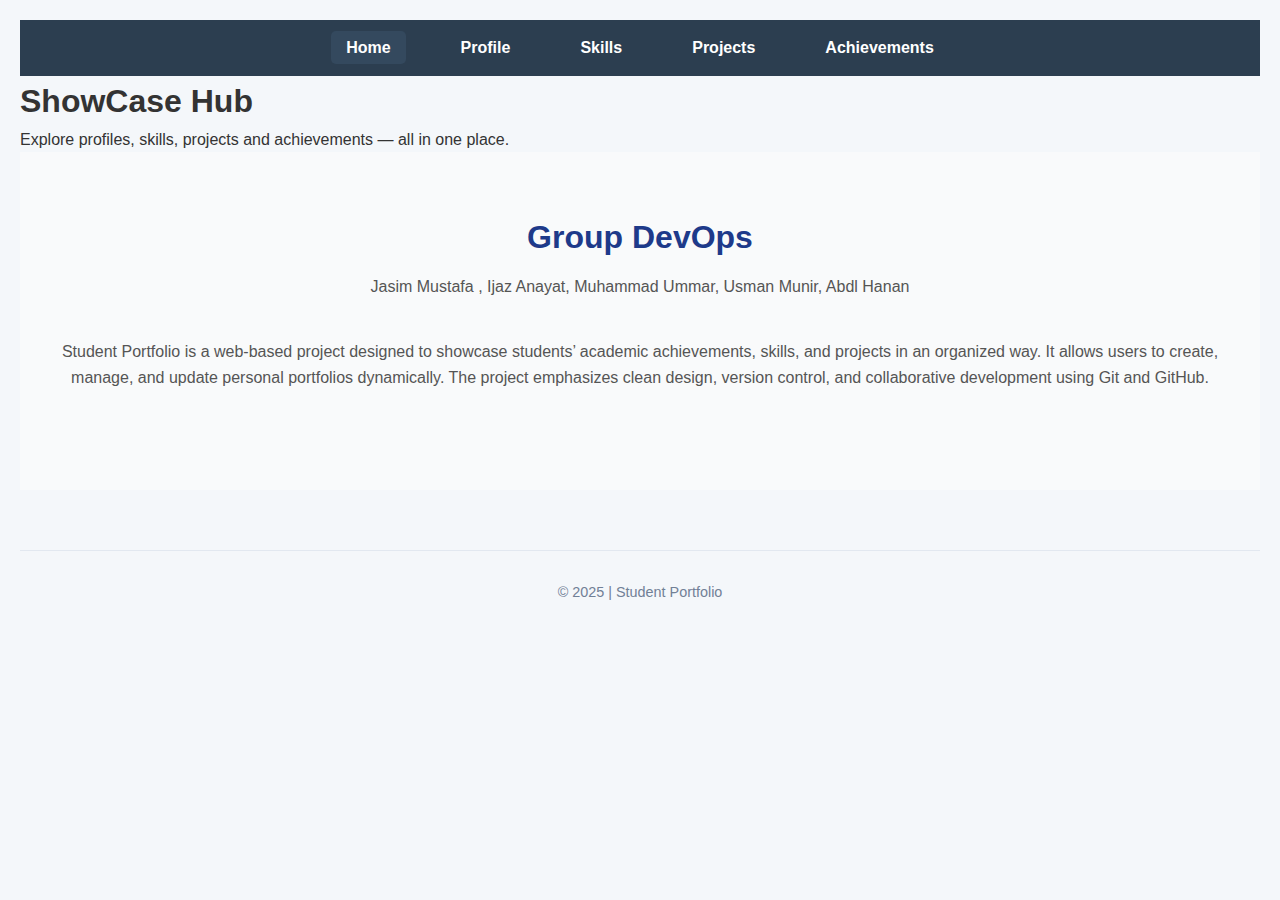
<file: src/index.html>
<!DOCTYPE html>
<html lang="en">
<head>
  <meta charset="UTF-8" />
  <meta name="viewport" content="width=device-width, initial-scale=1.0" />
  <title>Student Profile</title>
  <link rel="stylesheet" href="../styles/styles.css" />
</head>
<body>
  
  <nav class="navbar">
    <li><a href="index.html" class="active">Home</a></li>
    <li><a href="profile.html">Profile</a></li>
    <li><a href="skills.html">Skills</a></li>
    <li><a href="projects.html">Projects</a></li>
    <li><a href="achievements.html">Achievements</a></li>
  </nav>

  <section class="hero">
    <div class="hero-content">
      <h1>ShowCase Hub</h1>
      <p>Explore profiles, skills, projects and achievements — all in one place.</p>
    </div>
  </section>

  <section class="education-section">
    <h2>Group DevOps</h2>
    <p>Jasim Mustafa , Ijaz Anayat, Muhammad Ummar, Usman Munir, Abdl Hanan</p>
    <div class="education-cards">
      <p>Student Portfolio is a web-based project designed to showcase students’ academic achievements, skills, and projects in an organized way. It allows users to create, manage, and update personal portfolios dynamically. The project emphasizes clean design, version control, and collaborative development using Git and GitHub.</p>
    </div>
  </section>

  <footer>
    <p>© 2025 | Student Portfolio</p>
  </footer>

</body>
</html>
</file>
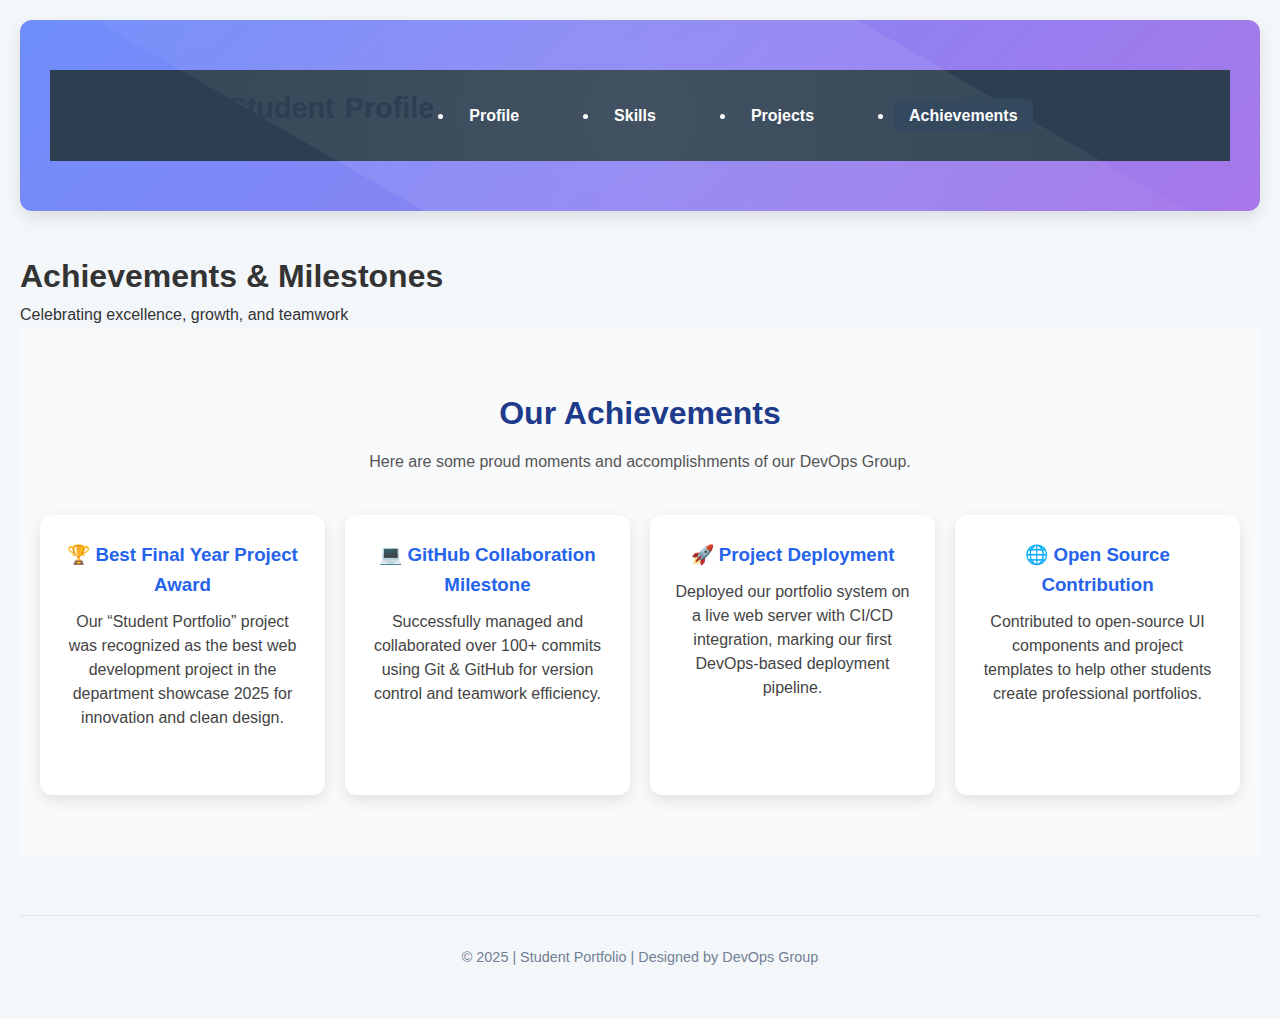
<file: src/achievements.html>
<!DOCTYPE html>
<html lang="en">
<head>
  <meta charset="UTF-8" />
  <meta name="viewport" content="width=device-width, initial-scale=1.0" />
  <title>Achievements | Student Profile</title>
  <link rel="stylesheet" href="../styles/styles.css" />
</head>
<body>
  
  <header>
    <nav class="navbar">
      <h1 class="logo">Student<span>Profile</span></h1>
      <ul class="nav-links">
        <li><a href="./profile.html">Profile</a></li>
        <li><a href="./skills.html">Skills</a></li>
        <li><a href="./projects.html">Projects</a></li>
        <li><a href="./achievements.html" class="active">Achievements</a></li>
      </ul>
    </nav>
  </header>

  <!-- Hero Section -->
  <section id="about" class="hero">
    <div class="hero-content">
      <h1>Achievements & Milestones</h1>
      <p>Celebrating excellence, growth, and teamwork</p>
    </div>
  </section>

  <!-- Achievements Section -->
  <section id="achievements" class="education-section">
    <h2>Our Achievements</h2>
    <p>Here are some proud moments and accomplishments of our DevOps Group.</p>

    <div class="education-cards">
      
      <div class="card">
        <h3>🏆 Best Final Year Project Award</h3>
        <p>Our “Student Portfolio” project was recognized as the best web development project in the department showcase 2025 for innovation and clean design.</p>
      </div>

      <div class="card">
        <h3>💻 GitHub Collaboration Milestone</h3>
        <p>Successfully managed and collaborated over 100+ commits using Git & GitHub for version control and teamwork efficiency.</p>
      </div>

      <div class="card">
        <h3>🚀 Project Deployment</h3>
        <p>Deployed our portfolio system on a live web server with CI/CD integration, marking our first DevOps-based deployment pipeline.</p>
      </div>

      <div class="card">
        <h3>🌐 Open Source Contribution</h3>
        <p>Contributed to open-source UI components and project templates to help other students create professional portfolios.</p>
      </div>

    </div>
  </section>

  <!-- Footer -->
  <footer>
    <p>© 2025 | Student Portfolio | Designed by DevOps Group</p>
  </footer>

</body>
</html>
</file>
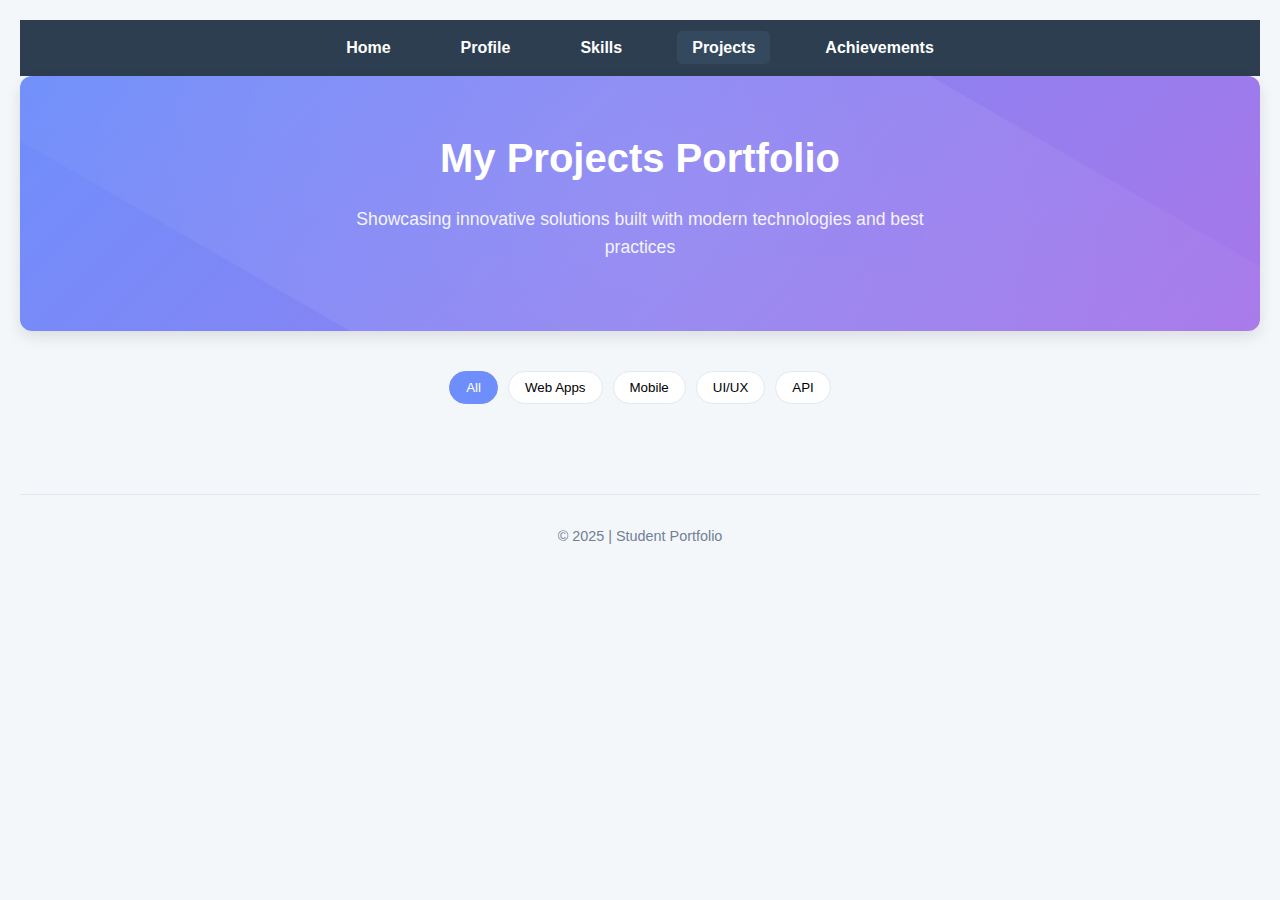
<file: src/projects.html>
<!DOCTYPE html>
<html lang="en">
<head>
  <meta charset="UTF-8">
  <meta name="viewport" content="width=device-width, initial-scale=1.0">
  <title>My Projects Portfolio</title>
  <link rel="stylesheet" href="../styles/styles.css">
  <link rel="stylesheet" href="https://cdnjs.cloudflare.com/ajax/libs/font-awesome/6.4.0/css/all.min.css">
</head>
<body>

  <nav class="navbar">
    <li><a href="index.html">Home</a></li>
    <li><a href="profile.html">Profile</a></li>
    <li><a href="skills.html">Skills</a></li>
    <li><a href="projects.html" class="active">Projects</a></li>
    <li><a href="achievements.html">Achievements</a></li>
  </nav>

  <header>
    <h1>My Projects Portfolio</h1>
    <p>Showcasing innovative solutions built with modern technologies and best practices</p>
  </header>

  <div class="filter-container">
    <button class="filter-btn active">All</button>
    <button class="filter-btn">Web Apps</button>
    <button class="filter-btn">Mobile</button>
    <button class="filter-btn">UI/UX</button>
    <button class="filter-btn">API</button>
  </div>

  <section class="projects-grid">
    <!-- Project Cards (unchanged, only cleaned indentation) -->
    <!-- Your cards remain same -->
  </section>

  <footer>
    <p>© 2025 | Student Portfolio</p>
  </footer>

</body>
</html>
</file>
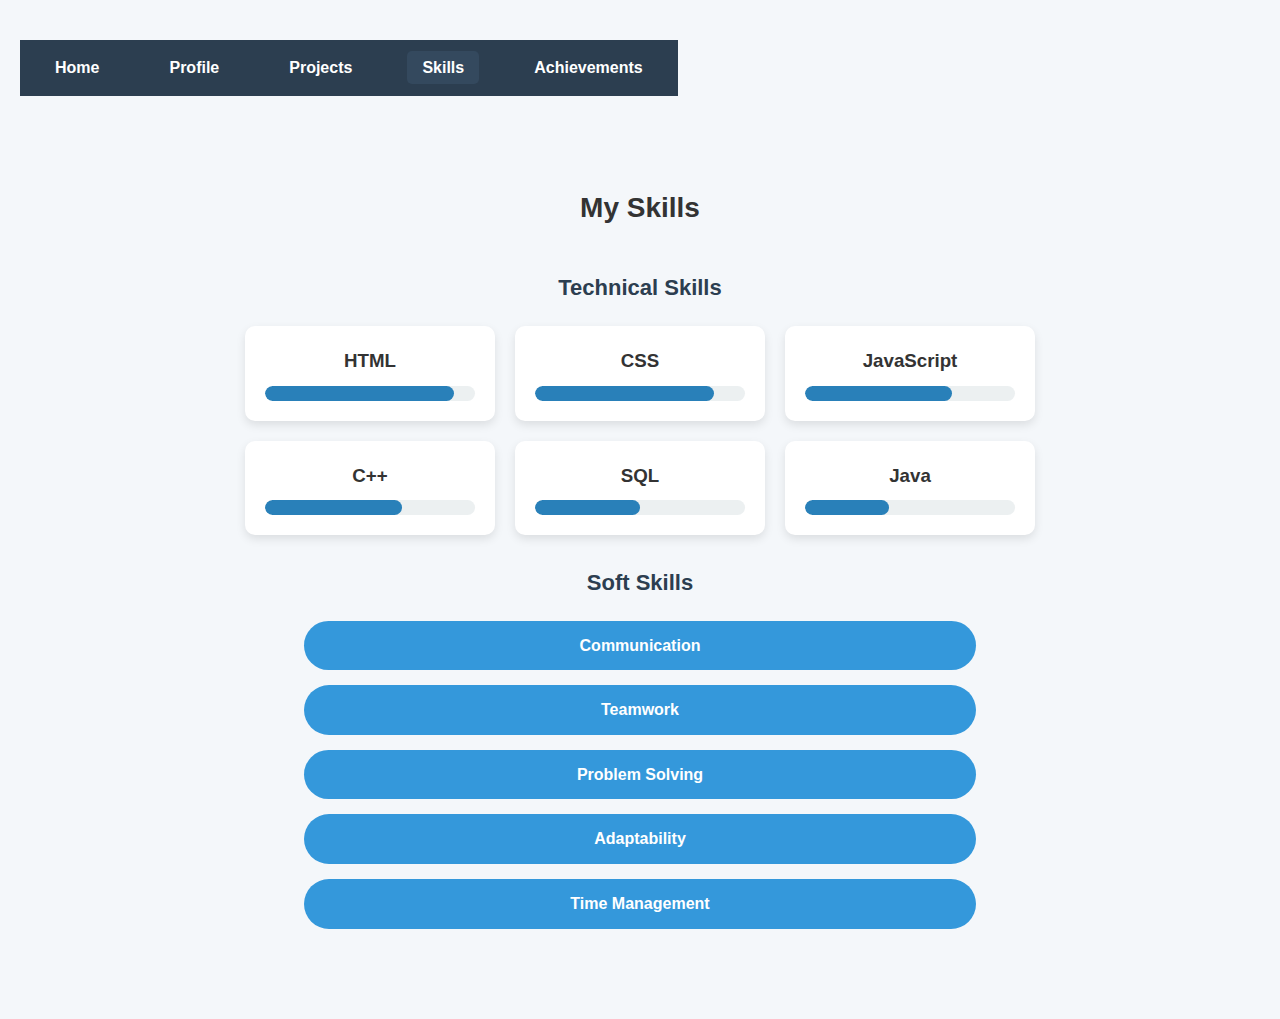
<file: src/skills.html>
<!DOCTYPE html>
<html lang="en">
<head>
  <meta charset="UTF-8">
  <meta name="viewport" content="width=device-width, initial-scale=1.0">
  <title>Skills</title>
  <link rel="stylesheet" href="../styles/styles.css">
</head>
<body>
  <!-- Navbar -->
  <nav>
    <ul class="navbar">
      <li><a href="index.html">Home</a></li>
      <li><a href="profile.html">Profile</a></li>
      <li><a href="projects.html">Projects</a></li>
      <li><a href="skills.html" class="active">Skills</a></li>
      <li><a href="achievements.html">Achievements</a></li>
    </ul>
  </nav>

  <section class="skills-section">
    <h1>My Skills</h1>

    <!-- Technical Skills -->
    <h2>Technical Skills</h2>
    <div class="skills-cards">
      <div class="skill-card">
        <h3>HTML</h3>
        <div class="progress-bar">
          <div class="progress" style="width: 90%;"></div>
        </div>
      </div>
      <div class="skill-card">
        <h3>CSS</h3>
        <div class="progress-bar">
          <div class="progress" style="width: 85%;"></div>
        </div>
      </div>
      <div class="skill-card">
        <h3>JavaScript</h3>
        <div class="progress-bar">
          <div class="progress" style="width: 70%;"></div>
        </div>
      </div>
      <div class="skill-card">
        <h3>C++</h3>
        <div class="progress-bar">
          <div class="progress" style="width: 65%;"></div>
        </div>
      </div>
      <div class="skill-card">
        <h3>SQL</h3>
        <div class="progress-bar">
          <div class="progress" style="width: 50%;"></div>
        </div>
      </div>
      <div class="skill-card">
        <h3>Java</h3>
        <div class="progress-bar">
          <div class="progress" style="width: 40%;"></div>
        </div>
      </div>
    </div>

    <!-- Soft Skills -->
    <h2>Soft Skills</h2>
    <div class="soft-skills-cards">
      <div class="soft-card">Communication</div>
      <div class="soft-card">Teamwork</div>
      <div class="soft-card">Problem Solving</div>
      <div class="soft-card">Adaptability</div>
      <div class="soft-card">Time Management</div>
    </div>
  </section>
</body>
</html>
</file>
<file: styles/styles.css>
/* General */
body {
  font-family: 'Segoe UI', Tahoma, Geneva, Verdana, sans-serif;
  background-color: #f7f7f7;
  margin: 0;
  padding: 0;
  color: #333;
}

/* Navbar */
.navbar {
  list-style: none;
  display: flex;
  justify-content: center;
  background-color: #2c3e50;
  padding: 15px 0;
  margin: 0;
  flex-wrap: wrap;
}

.navbar li {
  margin: 0 20px;
}

.navbar li a {
  color: white;
  text-decoration: none;
  font-weight: 600;
  padding: 8px 15px;
  transition: 0.3s;
}

.navbar li a:hover,
.navbar li a.active {
  background-color: #34495e;
  border-radius: 5px;
}

/* Skills Section */
.skills-section {
  max-width: 1000px;
  margin: 50px auto;
  padding: 20px;
  text-align: center;
}

.skills-section h1 {
  font-size: 36px;
  margin-bottom: 40px;
}

.skills-section h2 {
  font-size: 28px;
  margin: 30px 0 20px;
  color: #2c3e50;
}

/* Technical Skills Cards */
.skills-cards {
  display: flex;
  flex-wrap: wrap;
  justify-content: center;
  gap: 20px;
}

.skill-card {
  background-color: white;
  padding: 20px;
  width: 250px;
  border-radius: 10px;
  box-shadow: 0 4px 10px rgba(0,0,0,0.1);
  transition: transform 0.3s;
}

.skill-card:hover {
  transform: translateY(-5px);
}

.skill-card h3 {
  margin-bottom: 10px;
}

/* Progress Bar */
.progress-bar {
  background-color: #ecf0f1;
  border-radius: 10px;
  height: 15px;
  overflow: hidden;
}

.progress {
  background-color: #2980b9;
  height: 100%;
  border-radius: 10px;
  transition: width 0.5s;
}

/* Soft Skills Cards */
.soft-skills-cards {
  display: flex;
  flex-wrap: wrap;
  justify-content: center;
  gap: 15px;
  margin-top: 20px;
}

.soft-card {
  background-color: #3498db;
  color: white;
  padding: 15px 25px;
  border-radius: 25px;
  font-weight: 600;
  transition: transform 0.3s, background-color 0.3s;
}

.soft-card:hover {
  transform: translateY(-5px);
  background-color: #2980b9;
}

/* Responsive Enhancements */
@media (max-width: 992px) {
  .skills-cards, .soft-skills-cards {
    gap: 15px;
  }

  .skill-card {
    width: 45%;
  }
}

@media (max-width: 768px) {
  /* Navbar stacks vertically */
  .navbar {
    flex-direction: column;
    align-items: center;
  }
  .navbar li {
    margin: 10px 0;
  }

  /* Skills and soft skills stack */
  .skills-cards, .soft-skills-cards {
    flex-direction: column;
    align-items: center;
  }

  .skill-card {
    width: 80%;
    margin-bottom: 15px;
  }

}

 /* Reset and Base Styles */
        * {
            margin: 0;
            padding: 0;
            box-sizing: border-box;
        }

        :root {
            --primary: #6e8efb;
            --secondary: #a777e9;
            --dark: #2c3e50;
            --light: #f4f7fa;
            --gray: #718096;
            --success: #4CAF50;
        }

        body {
            font-family: 'Segoe UI', Tahoma, Geneva, Verdana, sans-serif;
            background-color: var(--light);
            color: #333;
            line-height: 1.6;
            padding: 20px;
        }

        .container {
            max-width: 1200px;
            margin: 0 auto;
            padding: 0 15px;
        }

        /* Navigation */
        nav {
            display: flex;
            justify-content: space-between;
            align-items: center;
            padding: 20px 0;
            margin-bottom: 20px;
        }

        .logo {
            font-size: 1.8rem;
            font-weight: 700;
            color: var(--dark);
            text-decoration: none;
            display: flex;
            align-items: center;
            gap: 10px;
        }

        .logo i {
            color: var(--primary);
        }

        .nav-links {
            display: flex;
            gap: 25px;
        }

        .nav-links a {
            text-decoration: none;
            color: var(--dark);
            font-weight: 500;
            transition: color 0.3s;
            position: relative;
        }

        .nav-links a:hover {
            color: var(--primary);
        }

        .nav-links a::after {
            content: '';
            position: absolute;
            width: 0;
            height: 2px;
            bottom: -5px;
            left: 0;
            background-color: var(--primary);
            transition: width 0.3s;
        }

        .nav-links a:hover::after {
            width: 100%;
        }

        /* Header */
        header {
            text-align: center;
            margin-bottom: 40px;
            padding: 50px 30px;
            background: linear-gradient(135deg, var(--primary), var(--secondary));
            color: white;
            border-radius: 12px;
            box-shadow: 0 6px 15px rgba(0,0,0,0.1);
            position: relative;
            overflow: hidden;
        }

        header::before {
            content: '';
            position: absolute;
            top: -50%;
            left: -50%;
            width: 200%;
            height: 200%;
            background: radial-gradient(circle, rgba(255,255,255,0.1) 0%, rgba(255,255,255,0) 70%);
            transform: rotate(30deg);
        }

        header h1 {
            font-size: 2.5rem;
            margin-bottom: 15px;
            position: relative;
        }

        header p {
            font-size: 1.1rem;
            opacity: 0.9;
            max-width: 600px;
            margin: 0 auto 20px;
            position: relative;
        }

        .stats {
            display: flex;
            justify-content: center;
            gap: 30px;
            margin-top: 30px;
            position: relative;
        }

        .stat-item {
            text-align: center;
        }

        .stat-number {
            font-size: 2rem;
            font-weight: 700;
            margin-bottom: 5px;
        }

        .stat-label {
            font-size: 0.9rem;
            opacity: 0.8;
        }

        /* Filter */
        .filter-container {
            display: flex;
            justify-content: center;
            margin-bottom: 30px;
            flex-wrap: wrap;
            gap: 10px;
        }

        .filter-btn {
            background: white;
            border: 1px solid #e2e8f0;
            padding: 8px 16px;
            border-radius: 20px;
            cursor: pointer;
            transition: all 0.3s ease;
            font-weight: 500;
        }

        .filter-btn:hover, .filter-btn.active {
            background: var(--primary);
            color: white;
            border-color: var(--primary);
        }

        /* Projects Grid */
        .projects-grid {
            display: grid;
            grid-template-columns: repeat(auto-fill, minmax(300px, 1fr));
            gap: 25px;
            margin-top: 30px;
        }

        .project-card {
            background: white;
            border-radius: 12px;
            overflow: hidden;
            box-shadow: 0 8px 20px rgba(0,0,0,0.08);
            transition: all 0.3s ease;
            display: flex;
            flex-direction: column;
        }

        .project-card:hover {
            transform: translateY(-8px);
            box-shadow: 0 15px 30px rgba(0,0,0,0.15);
        }

        .project-img {
            height: 180px;
            background-size: cover;
            background-position: center;
            position: relative;
            overflow: hidden;
        }

        .project-img::before {
            content: '';
            position: absolute;
            top: 0;
            left: 0;
            width: 100%;
            height: 100%;
            background: rgba(0,0,0,0.2);
            opacity: 0;
            transition: opacity 0.3s;
        }

        .project-card:hover .project-img::before {
            opacity: 1;
        }

        .project-img::after {
            content: 'Preview';
            position: absolute;
            bottom: 15px;
            right: 15px;
            background: rgba(0,0,0,0.6);
            color: white;
            padding: 5px 12px;
            border-radius: 20px;
            font-size: 0.8rem;
            font-weight: 600;
            transform: translateY(10px);
            opacity: 0;
            transition: all 0.3s;
        }

        .project-card:hover .project-img::after {
            transform: translateY(0);
            opacity: 1;
        }

        .project-content {
            padding: 22px;
            flex-grow: 1;
            display: flex;
            flex-direction: column;
        }

        .project-title {
            font-size: 1.4rem;
            margin-bottom: 10px;
            color: var(--dark);
            font-weight: 600;
        }

        .project-desc {
            font-size: 0.95rem;
            color: #555;
            margin-bottom: 15px;
            flex-grow: 1;
        }

        .project-tags {
            display: flex;
            flex-wrap: wrap;
            gap: 8px;
            margin-bottom: 15px;
        }

        .tag {
            background: #e3e8ff;
            color: #5a6fcf;
            padding: 4px 10px;
            border-radius: 20px;
            font-size: 0.8rem;
            font-weight: 500;
        }

        .project-links {
            display: flex;
            gap: 12px;
            margin-top: auto;
        }

        .btn {
            padding: 10px 18px;
            border-radius: 8px;
            text-decoration: none;
            font-weight: 600;
            font-size: 0.9rem;
            transition: all 0.3s ease;
            text-align: center;
            flex: 1;
            display: flex;
            align-items: center;
            justify-content: center;
            gap: 5px;
        }

        .btn-primary {
            background: var(--primary);
            color: white;
        }

        .btn-primary:hover {
            background: #5a7bf5;
            transform: translateY(-2px);
        }

        .btn-secondary {
            background: #f1f3f8;
            color: #4a5568;
            border: 1px solid #e2e8f0;
        }

        .btn-secondary:hover {
            background: #e2e8f0;
            transform: translateY(-2px);
        }

        footer {
            text-align: center;
            margin-top: 60px;
            padding: 30px 0;
            color: var(--gray);
            font-size: 0.9rem;
            border-top: 1px solid #e2e8f0;
        }

        .social-links {
            display: flex;
            justify-content: center;
            gap: 15px;
            margin: 20px 0;
        }

        .social-links a {
            color: var(--gray);
            font-size: 1.2rem;
            transition: color 0.3s;
        }

        .social-links a:hover {
            color: var(--primary);
        }

        /* Responsive Design */
        @media (max-width: 768px) {
            nav {
                flex-direction: column;
                gap: 15px;
            }

            .nav-links {
                gap: 15px;
            }

            header h1 {
                font-size: 2rem;
            }

            header p {
                font-size: 1rem;
            }

            .stats {
                gap: 20px;
            }

            .stat-number {
                font-size: 1.5rem;
            }

            .projects-grid {
                grid-template-columns: 1fr;
                gap: 20px;
            }

            .project-img {
                height: 160px;
            }

            .project-content {
                padding: 18px;
            }
        }

        @media (max-width: 480px) {
            body {
                padding: 15px;
            }

            header {
                padding: 30px 20px;
                border-radius: 10px;
            }

            header h1 {
                font-size: 1.8rem;
            }

            .stats {
                flex-direction: column;
                gap: 15px;
            }

            .project-card {
                border-radius: 10px;
            }

            .project-img {
                height: 140px;
            }

            .project-img::after {
                font-size: 0.75rem;
                padding: 4px 10px;
            }

            .project-title {
                font-size: 1.25rem;
            }

            .project-links {
                flex-direction: column;
            }

            .btn {
                padding: 12px;
            }
        }
  .skills-section h1 {
    font-size: 28px;
  }

  .skills-section h2 {
    font-size: 22px;
  }

  .soft-card {
    width: 70%;
    text-align: center;
    padding: 12px 20px;
  }


@media (max-width: 480px) {
  .skill-card {
    width: 95%;
    padding: 15px;
  }

  .soft-card {
    width: 90%;
    padding: 10px 15px;
    font-size: 14px;
  }

  .skills-section h1 {
    font-size: 24px;
  }

  .skills-section h2 {
    font-size: 20px;
  }
}
/* Achievements Section */
.education-section {
  text-align: center;
  padding: 60px 20px;
  background: #f9fafb;
}

.education-section h2 {
  font-size: 2rem;
  margin-bottom: 10px;
  color: #1e3a8a;
}

.education-section p {
  font-size: 1rem;
  color: #555;
  margin-bottom: 40px;
}

.education-cards {
  display: grid;
  grid-template-columns: repeat(auto-fit, minmax(260px, 1fr));
  gap: 20px;
  justify-content: center;
}

.card {
  background: white;
  border-radius: 12px;
  padding: 25px;
  box-shadow: 0 5px 15px rgba(0,0,0,0.1);
  transition: transform 0.3s ease, box-shadow 0.3s ease;
}

.card:hover {
  transform: translateY(-8px);
  box-shadow: 0 10px 20px rgba(0,0,0,0.15);
}

.card h3 {
  color: #2563eb;
  margin-bottom: 10px;
}

.card p {
  color: #444;
  line-height: 1.5;
}
</file>
